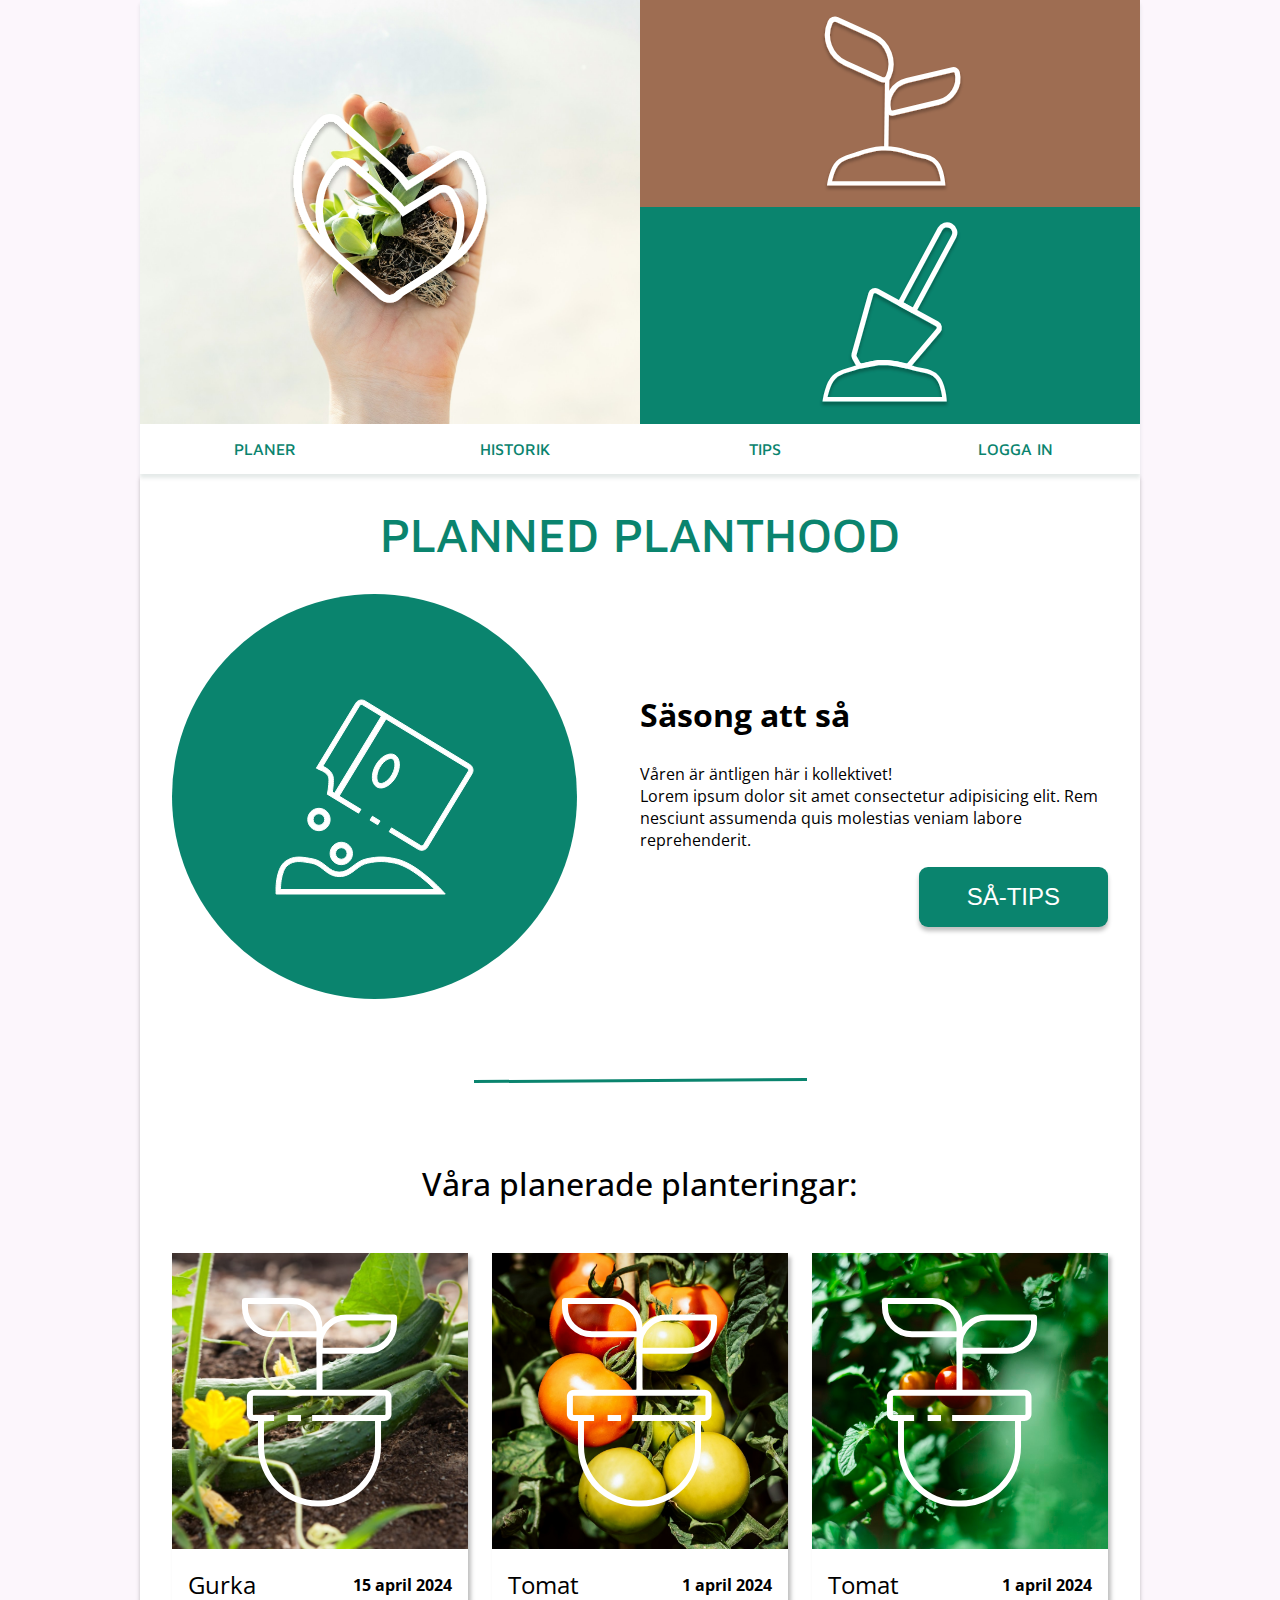
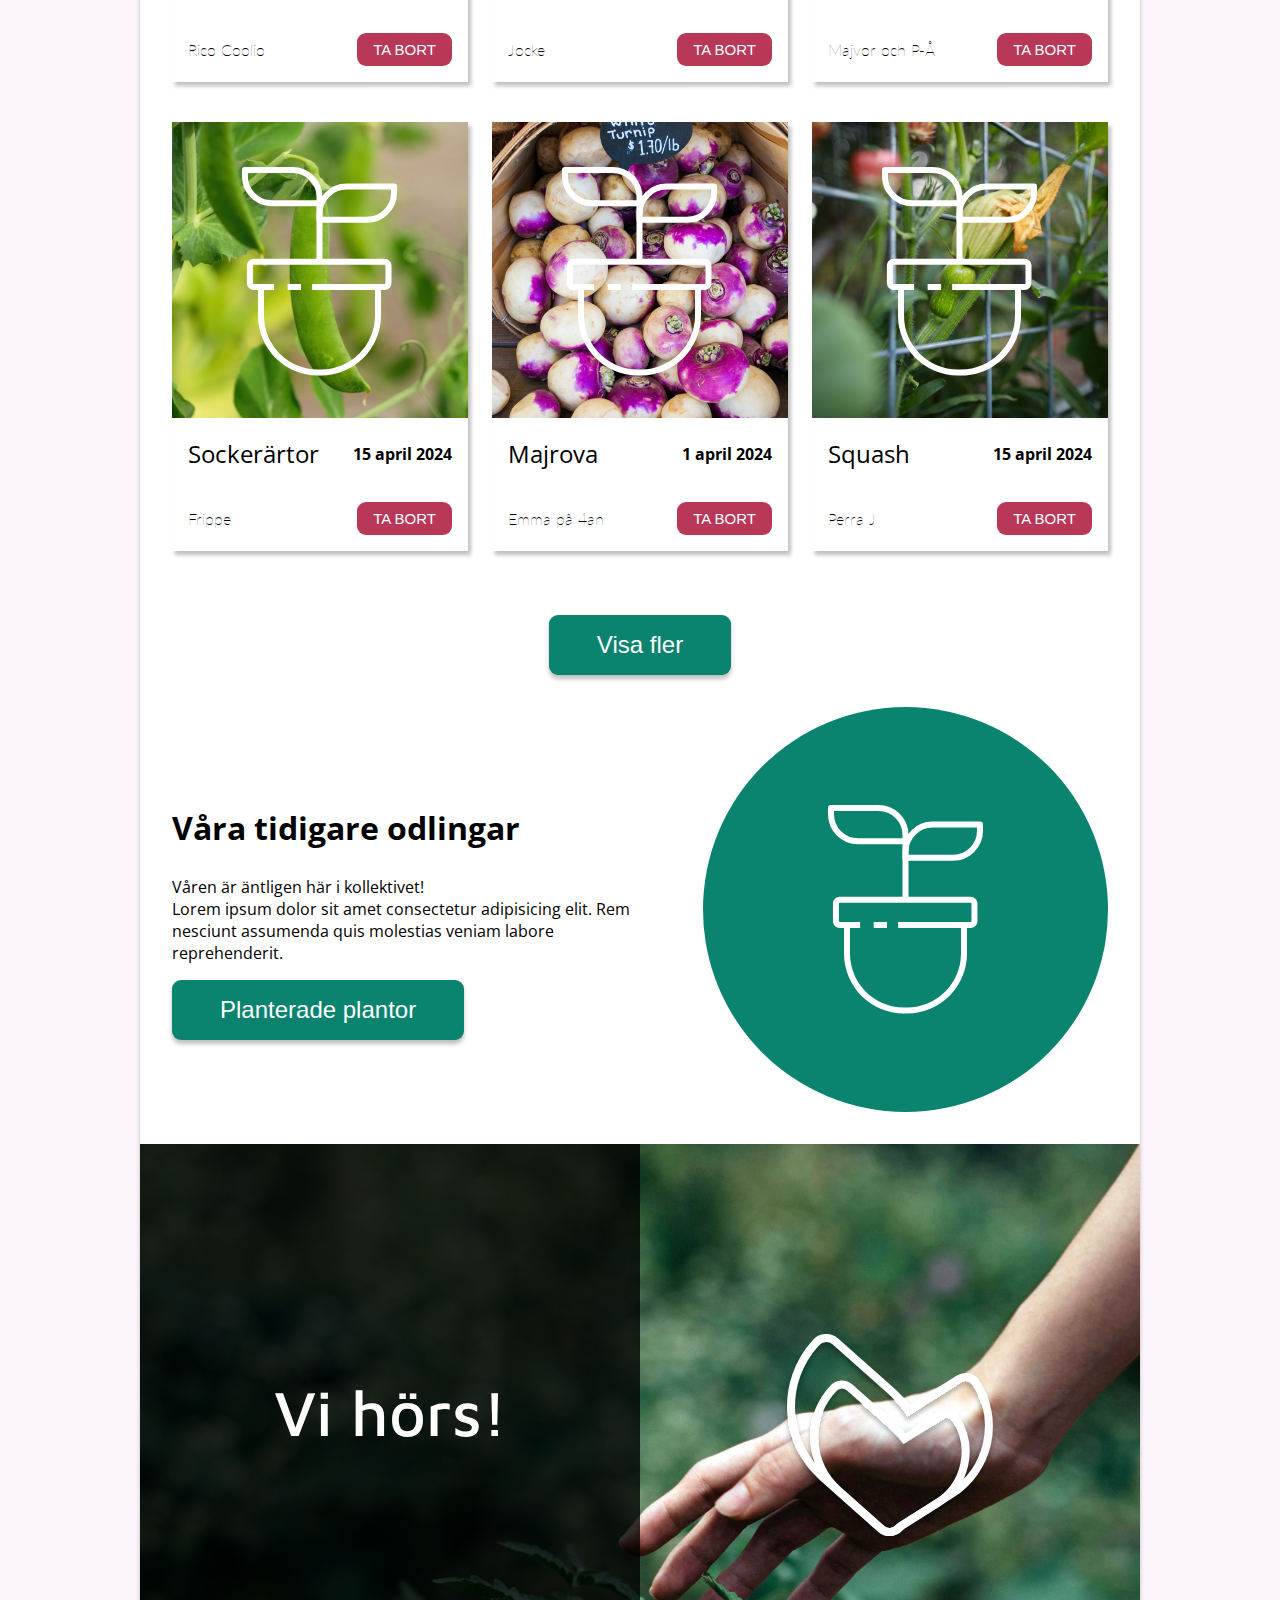
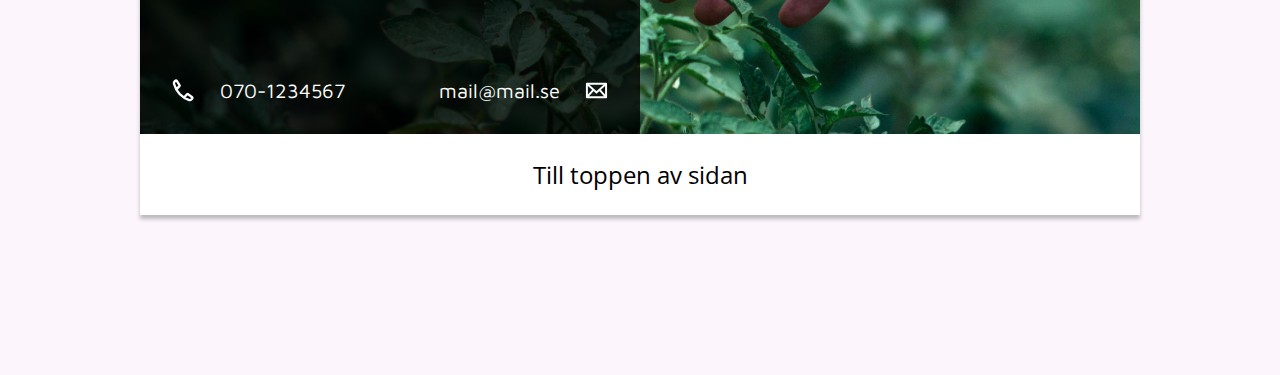
<file: index.html>
<!DOCTYPE html>
<html lang="en">
<head>
  <meta charset="UTF-8">
  <meta name="viewport" content="width=device-width, initial-scale=1.0">
  <title>Planned Planthood</title>
  <link rel="stylesheet" href="index.css">
  <link rel="stylesheet" href="small-screens.css" media="screen and (max-width: 999px)">
</head>
<body>
  <header class="index">
    <section class="logo">
      <button class="toggle"></button>
      <img src="./assets/Logo.svg" alt="Planned Planthood logo">
    </section>
    <section class="plant">
      <img src="./assets/seedling.svg" alt="Fröplanta">
    </section>
    <section class="dig">
      <img src="./assets/dig.svg" alt="Spade i jord">
    </section>
    <nav>
      <ul>
        <li><a href="#">Planer</a></li>
        <li><a href="#">Historik</a></li>
        <li><a href="#">Tips</a></li>
        <li><a href="#">Logga in</a></li>
      </ul>
    </nav>
  </header>
  <main>
    <h1>Planned Planthood</h1>
    <article class="season">
      <aside class="illustration">
        <img src="./assets/Vectorseedpackage.svg" alt="Så frön">
      </aside>
      <section>
        <h2>Säsong att så</h2>
        <p>Våren är äntligen här i kollektivet!<br>
          Lorem ipsum dolor sit amet consectetur adipisicing elit.
          Rem nesciunt assumenda quis molestias veniam labore reprehenderit.
        </p>
        <button>Så-tips</button>
      </section>
    </article>
    <article class="plantings divider">
      <h2>Våra planerade planteringar:</h2>
      <section class="plantings-grid">
        <article>
          <figure><img src="./assets/plant-01.jpeg" alt="Bild på gurka"></figure>
          <h3>Gurka</h3>
          <date>15 april 2024</date>
          <p>Rico Coolio</p>
          <button>Ta bort</button>
        </article>
        <article>
          <figure><img src="./assets/plant-02.jpeg" alt="Bild på tomat"></figure>
          <h3>Tomat</h3>
          <date>1 april 2024</date>
          <p>Jocke</p>
          <button>Ta bort</button>
        </article>
        <article>
          <figure><img src="./assets/plant-03.jpeg" alt="Bild på tomat"></figure>
          <h3>Tomat</h3>
          <date>1 april 2024</date>
          <p>Majvor och P-Å</p>
          <button>Ta bort</button>
        </article>
        <article>
          <figure><img src="./assets/plant-04.jpeg" alt="Bild på ärtor"></figure>
          <h3>Sockerärtor</h3>
          <date>15 april 2024</date>
          <p>Frippe</p>
          <button>Ta bort</button>
        </article>
        <article>
          <figure><img src="./assets/plant-05.jpeg" alt="Bild på majrovor"></figure>
          <h3>Majrova</h3>
          <date>1 april 2024</date>
          <p>Emma på 4an</p>
          <button>Ta bort</button>
        </article>
        <article>
          <figure><img src="./assets/plant-06.jpeg" alt="Bild på squash"></figure>
          <h3>Squash</h3>
          <date>15 april 2024</date>
          <p>Perra J</p>
          <button>Ta bort</button>
        </article>
      </section>
      <button>Visa fler</button>
    </article>
    <article class="history">
      <aside class="illustration">
        <img src="./assets/plant.svg" alt="Planta i kruka">
      </aside>
      <section>
        <h2>Våra tidigare odlingar</h2>
        <p>Våren är äntligen här i kollektivet!<br>
          Lorem ipsum dolor sit amet consectetur adipisicing elit.
          Rem nesciunt assumenda quis molestias veniam labore reprehenderit.
        </p>
        <button>Planterade plantor</button>
      </section>
    </article>
  </main>
  <footer>
    <section class="logo">
      <img src="./assets/Logo.svg" alt="Planned Planthood logo">
    </section>
    <section class="contact">
      <h1>Vi hörs!</h1>
      <p class="phone">070-1234567</p>
      <p class="email">mail@mail.se</p>
    </section>
    <nav>
      <a href="#">Till toppen av sidan</a>
    </nav>
  </footer>
  <script>
      document.querySelector('.toggle')
      .addEventListener('click', (e) => {
              document.querySelector('nav').classList.toggle('open')
      })
  </script>
</body>
</html>
</file>
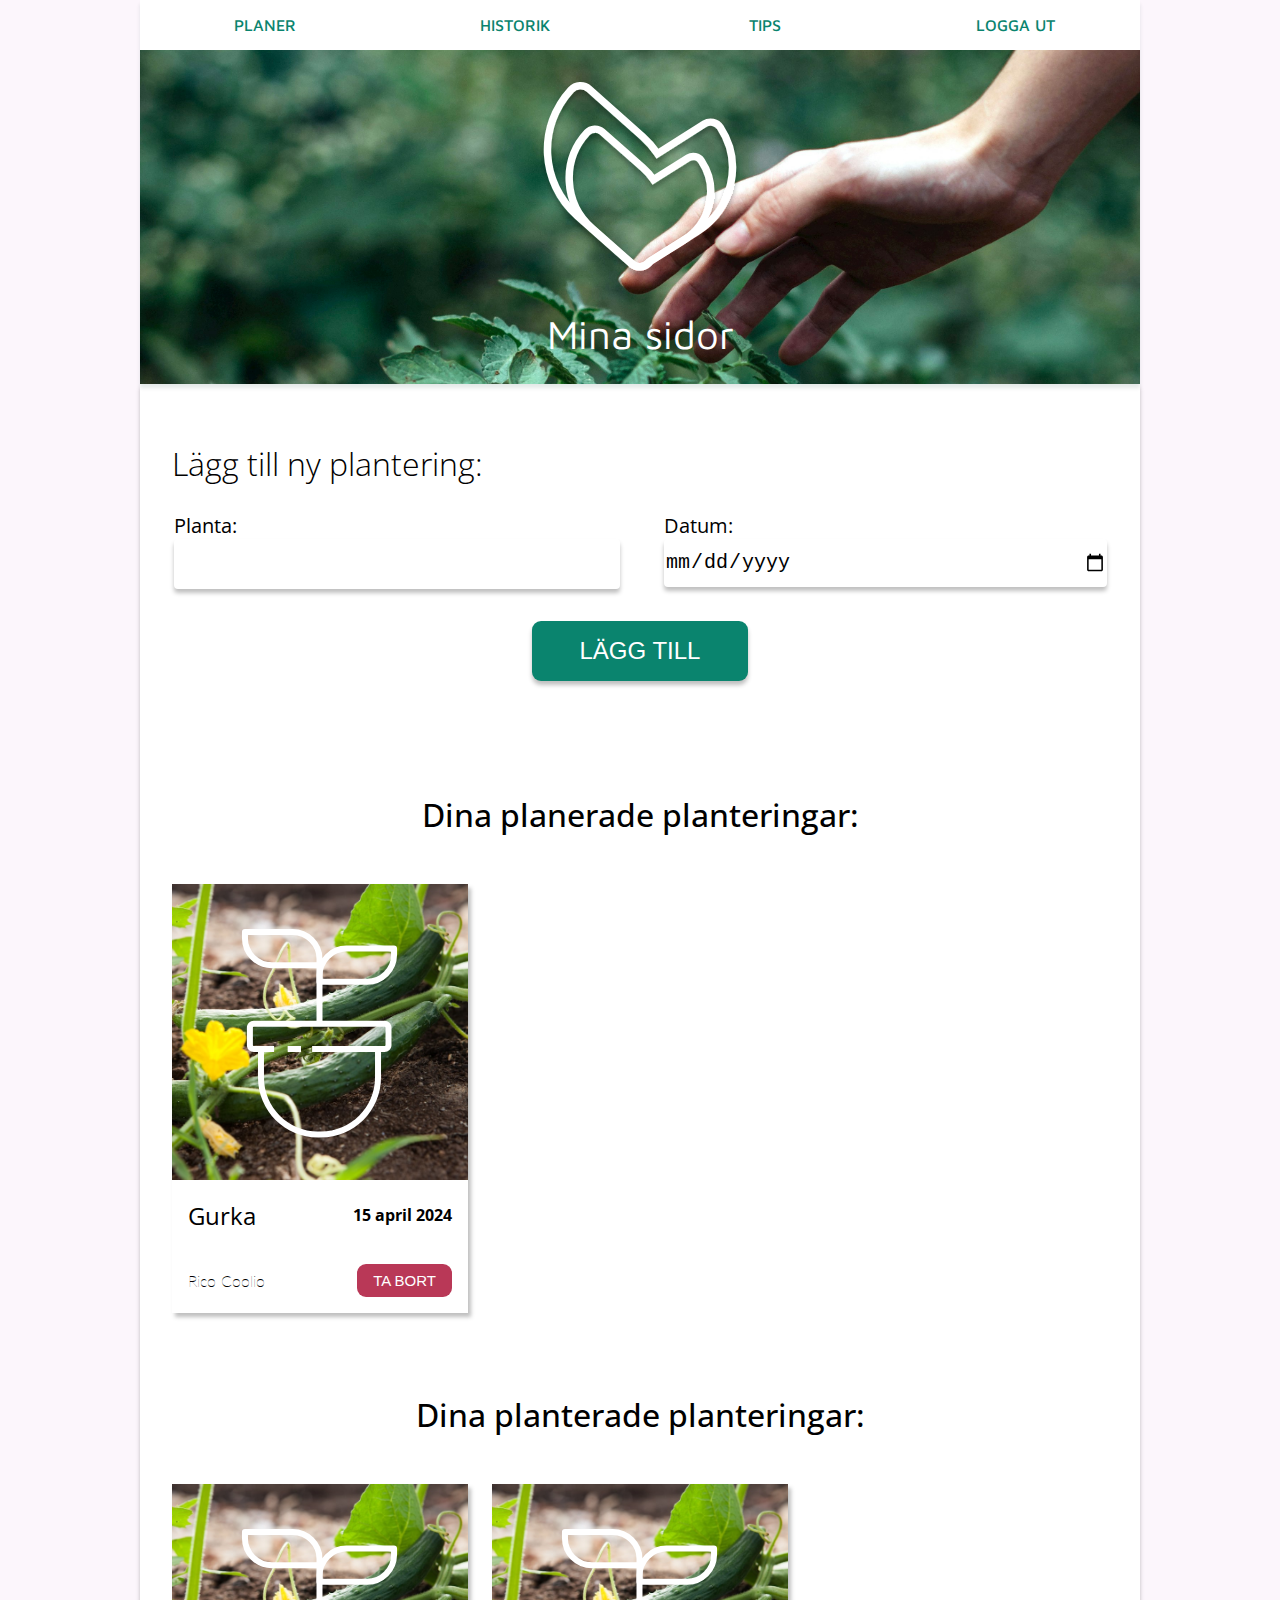
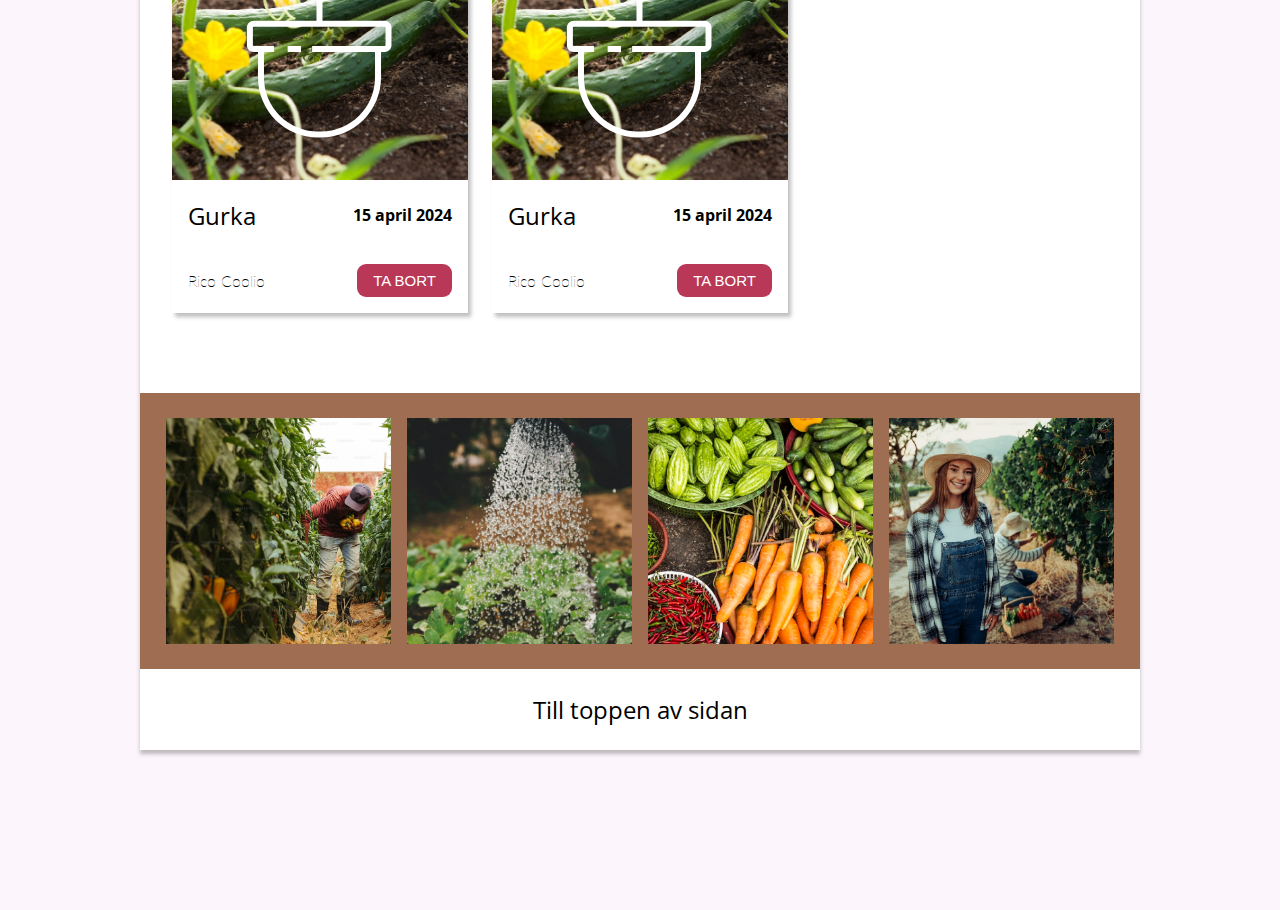
<file: my-plantings.html>
<!DOCTYPE html>
<html lang="en">
<head>
  <meta charset="UTF-8">
  <meta name="viewport" content="width=device-width, initial-scale=1.0">
  <title>Mina sidor - Planned Planthood</title>
  <link rel="stylesheet" href="index.css">
  <link rel="stylesheet" href="small-screens.css" media="screen and (max-width: 999px)">
</head>
<body>
  <header>
    <nav>
      <ul>
        <li><a href="#">Planer</a></li>
        <li><a href="#">Historik</a></li>
        <li><a href="#">Tips</a></li>
        <li><a href="#">Logga ut</a></li>
      </ul>
    </nav>
    <section class="logo">
      <button class="toggle"></button>
      <img src="./assets/Logo.svg" alt="Planned Planthood logo">
      <h1>Mina sidor</h1>
    </section>
  </header>
  <main>
    <article class="add-planting">
      <h2>Lägg till ny plantering:</h2>
      <fieldset>
        <div>
          <label for="plant">Planta:</label>
          <input name="plant" id="plant" type="text">
        </div>
        <div>
          <label for="date">Datum:</label>
          <input name="date" id="date" type="date">
        </div>
      </fieldset>
      <button>Lägg till</button>
    </article>
    <article class="plantings">
      <h2>Dina planerade planteringar:</h2>
      <section class="plantings-grid">
        <article>
          <figure><img src="./assets/plant-01.jpeg" alt="Bild på gurka"></figure>
          <h3>Gurka</h3>
          <date>15 april 2024</date>
          <p>Rico Coolio</p>
          <button>Ta bort</button>
        </article>
      </section>
    </article>
    <article class="plantings">
      <h2>Dina planterade planteringar:</h2>
      <section class="plantings-grid">
        <article>
          <figure><img src="./assets/plant-01.jpeg" alt="Bild på gurka"></figure>
          <h3>Gurka</h3>
          <date>15 april 2024</date>
          <p>Rico Coolio</p>
          <button>Ta bort</button>
        </article>
        <article>
          <figure><img src="./assets/plant-01.jpeg" alt="Bild på gurka"></figure>
          <h3>Gurka</h3>
          <date>15 april 2024</date>
          <p>Rico Coolio</p>
          <button>Ta bort</button>
        </article>
      </section>
    </article>
  </main>
  <footer>
    <section class="random">
      <img src="./assets/random-01.jpeg" alt="Odlingsbild">
      <img src="./assets/random-02.jpeg" alt="Odlingsbild">
      <img src="./assets/random-03.jpeg" alt="Odlingsbild">
      <img src="./assets/random-04.jpeg" alt="Odlingsbild">
    </section>
    <nav>
      <a href="#">Till toppen av sidan</a>
    </nav>
  </footer>
  <script>
      document.querySelector('.toggle')
      .addEventListener('click', (e) => {
              document.querySelector('nav').classList.toggle('open')
      })
  </script>
</body>
</html>
</file>
<file: index.css>
@import url("https://fonts.googleapis.com/css2?family=Inter:wght@100..900&family=Lato:ital,wght@0,100;0,300;0,400;0,700;0,900;1,100;1,300;1,400;1,700;1,900&family=Maven+Pro:wght@400..900&family=Open+Sans:ital,wght@0,300..800;1,300..800&display=swap");

:root {
    --color-green: #0A846E;
    --color-brown: #9E6D52;
    --color-red: #B93857;
    --color-transparent-black: rgba(0, 0, 0, 0.79);

    --font-family-open-sans: 'Open Sans', 'Trebuchet MS', 'Lucida Sans Unicode', 'Lucida Grande', 'Lucida Sans', Arial, sans-serif;
    --font-family-maven-pro: 'Maven Pro', Arial, Helvetica, sans-serif;
    --font-family-lato: 'Lato', Arial, Helvetica, sans-serif;
}

body {
    margin: 0;
    font-family: var(--font-family-open-sans);
    background-color: #FCF6FC;
    display: grid;
    justify-content: center;
}

header, main, footer {
    width: 1000px;
    box-shadow: 0px 4px 4px rgba(0, 0, 0, 0.25);
}

header {
    display: grid;
    grid-template-columns: 1fr;
    box-shadow: 0px 4px 4px rgba(3, 56, 47, 0.11);
    z-index: 100;
    font-family: var(--font-family-maven-pro);
    font-weight: 500;

    & section.logo {
        background-image: url('./assets/potatoes-bg.jpeg');
        background-size: cover;
        background-position: center;
        background-color: rgba(0, 0, 0, 0.20);
        display: grid;
        align-items: center;
        justify-content: center;

        & .toggle {
            display: none;
        }

        & h1 {
            color: white;
            font-size: 40px;
            font-weight: 300;
            text-align: center;
            margin-top: 0;
        }

        & img {
            margin: 2rem;
            height: 196px;
        }
    }

    & nav {
        text-align: center;
        text-transform: uppercase;
        background-color: white;

        & ul {
            display: grid;
            grid-template-columns: 1fr 1fr 1fr 1fr;
            margin: 0;
            padding: 0;

            & li {
                list-style-type: none;

                & a {
                    display: block;
                    padding: 1rem;
                    text-decoration: none;
                    color: var(--color-green);

                    &:hover {
                        background-color: var(--color-green);
                        color: white;
                    }
                }
            }
        }
    }
}

header.index {
    grid-template-columns: 1fr 1fr;

    & section.logo {
        grid-row-start: 1;
        grid-row-end: 3;
        background-image: url('./assets/header-bg.jpg');
    }

    & section.plant {
        background-color: var(--color-brown);
        display: grid;
        align-items: center;
        justify-content: center;

        & img {
            height: 86%;
        }
    }

    & section.dig {
        background-color: var(--color-green);
        display: grid;
        align-items: center;
        justify-content: center;

        & img {
            height: 86%;
        }
    }

    & nav {
        grid-column-start: 1;
        grid-column-end: 3;
    }
}

main {
    background-color: white;

    &> * {
        margin: 2rem;
    }

    & h1 {
        color: var(--color-green);
        text-transform: uppercase;
        font-family: var(--font-family-maven-pro);
        font-weight: 500;
        font-size: 48px;
        text-align: center;
    }

    & h2 {
        font-size: 32px;
    }

    & button {
        border: none;
        border-radius: 9px;
        color: white;
        background-color: var(--color-green);
        padding: 1rem 3rem;
        font-size: 24px;
        box-shadow: 0px 4px 4px rgba(0, 0, 0, 0.25);
    }

    & article.season, article.history {
        display: grid;
        grid-template-columns: 1fr 1fr;
        align-items: center;
    }

    & article.season button {
        float: right;
        text-transform: uppercase;
    }

    & article.history {
        direction: rtl;

        & * {
            direction: ltr;
        }
    }
}

aside.illustration {
    background-color: var(--color-green);
    border: none;
    border-radius: 100%;
    aspect-ratio: 1;
    display: grid;
    align-items: center;
    justify-content: center;
    width: 405px;
}

footer {
    display: grid;
    grid-template-columns: 1fr 1fr;
    background-image: url('./assets/potatoes-bg.jpeg');
    background-size: cover;
    background-position: center;
    margin-bottom: 10rem;

    & section.contact {
        height: 590px;
        grid-column-start: 1;
        grid-column-end: 2;
        grid-row-start: 1;
        color: white;
        background-color: var(--color-transparent-black);

        display: grid;
        grid-template-columns: 1fr 1fr;
        grid-template-rows: 1fr auto;
        font-family: var(--font-family-maven-pro);

        & h1 {
            font-size: 64px;
            font-weight: 500;
            text-align: center;
            grid-column-start: 1;
            grid-column-end: 3;
            align-self: center;
        }

        & p {
            font-size: 20px;
            background-repeat: no-repeat;
            align-self: center;
            margin-top: auto;
            margin-bottom: 2rem;
            background-size: contain;

            &.phone {
                text-align: left;
                background-image: url('./assets/phone.svg');
                background-position: left 2rem center;
                padding-left: 5rem;
            }

            &.email {
                text-align: right;
                background-image: url('./assets/envelope.svg');
                background-position: right 2rem center;
                padding-right: 5rem;
            }
        }
    }

    & section.logo {
        grid-column-start: 2;
        grid-column-end: 3;
        display: grid;
        align-items: center;
        justify-content: center;
    }

    & nav {
        grid-column-start: 1;
        grid-column-end: 3;
        text-align: center;
        background-color: white;

        & a {
            display: block;
            color: black;
            text-decoration: none;
            font-size: 24px;
            width: 100%;
            padding: 1.5rem 0;

            &:hover {
                background-color: rgb(233, 233, 233);
            }
        }
    }

    & .random {
        grid-column-start: 1;
        grid-column-end: 3;
        background-color: var(--color-brown);
        display: grid;
        grid-template-columns: 1fr 1fr 1fr 1fr;
        gap: 1rem;
        padding: 1.6rem;

        & img {
            object-fit: cover;
            width: 100%;
            aspect-ratio: 1;
        }
    }
}

.add-planting {
    display: grid;
    margin-bottom: 7rem;

    & h2 {
        font-family: var(--font-family-open-sans);
        font-weight: 200;
    }

    & fieldset {
        border: none;
        display: grid;
        grid-template-columns: 1fr 1fr;
        padding: 0;
        gap: 3rem;

        & label {
            font-size: 20px;
        }

        & input {
            box-shadow: 0px 4px 4px rgba(0, 0, 0, 0.25);
            border: none;
            border-radius: 4px;
            width: 100%;
            height: 3rem;
            font-size: 20px;
        }
    }

    & button {
        margin-top: 2rem;
        justify-self: center;
        text-transform: uppercase;
    }
}

.plantings {
    text-align: center;

    & h2 {
        font-weight: 500;
        text-align: center;
        margin: 0;
    }
}

.divider {
    &:before {
        content: "";
        display: block;
        background-color: var(--color-green);
        height: 3px;
        width: 333px;
        transform: rotateZ(-0.38deg);
        margin: 5rem auto;
    }
}

.plantings-grid {
    display: grid;
    grid-template-columns: 1fr 1fr 1fr;
    justify-content: center;
    padding: 3rem 0;
    font-size: 0.7rem;
    gap: 2.5rem 1.5rem;
    margin-bottom: 1rem;
    text-align: left;

    & article {
        position: relative;
        color: black;
        background-color: white;
        box-shadow: 3px 4px 4px rgba(0, 0, 0, 0.25);
        display: grid;
        grid-template-columns: 1fr 1fr;
        align-items: center;
        justify-content: center;

        & figure {
            grid-column-start: 1;
            grid-column-end: 3;
            position: relative;
            width: 100%;
            margin: 0;
            padding: 0;

            & img {
                object-fit: cover;
                width: 100%;
                aspect-ratio: 1;
            }

            &:after {
                content: "";
                position: absolute;
                top: 0;
                left: 0;
                height: 100%;
                width: 100%;
                background-image: url('./assets/plant.svg');
                background-size: 70% 70%;
                background-repeat: no-repeat;
                background-position: center;
            }
        }

        & h3, date, p, button {
            margin: 1rem;
        }

        & h3 {
            font-size: 24px;
            font-weight: normal;
        }

        & date {
            justify-self: right;
            font-size: 16px;
            font-weight: bold;
        }

        & p {
            font-family: var(--font-family-lato);
            font-size: 16px;
            font-weight: lighter;
        }

        & button {
            box-shadow: none;
            justify-self: right;
            width: fit-content;
            height: fit-content;
            background-color: var(--color-red);
            font-size: 15px;
            text-transform: uppercase;
            padding: 0.5rem 1rem;
        }
    }
}
</file>
<file: small-screens.css>
header, main, footer {
    width: 100vw;
    overflow: hidden;
}

main, footer {
    box-shadow: none;
}

header {
    position: relative;

    & section.logo {
        grid-column-start: 1;
        grid-column-end: 3;
        position: relative;

        & .toggle {
            position: absolute;
            display: block;
            width: 40px;
            height: 30px;
            right: 13px;
            top: 13px;
            background: none;
            background-image: url('./assets/menu-icon.svg');
            background-size: cover;
            background-position: center;
            border: none;
        }
    }

    & nav {
        display: none;

        &.open {
            display: block;
        }

        & ul {
            position: absolute;
            grid-template-columns: 1fr;
            z-index: 500;
            top: 56px;
            right: 0px;
            width: 100%;
            background-color: white;
        }
    }
}

header.index {
    & section {
        aspect-ratio: 1;
    }

    & section.logo {
        grid-column-start: 1;
        grid-column-end: 3;
    }
}

main {
    padding-bottom: 5rem;

    &> * {
        margin: 1rem;
    }

    & h1 {
        font-family: var(--font-family-maven-pro);
        font-size: 24px;
        margin-top: 2rem;
    }

    & h2 {
        font-size: 16px;
        text-align: center;
    }

    & p {
        font-size: 14px;
        text-align: center;
    }

    & button {
        padding: 0.6rem 1.5rem;
        font-size: 16px;
        box-shadow: 0px 4px 4px rgba(0, 0, 0, 0.25);
    }

    & article.season, article.history {
        display: grid;
        grid-template-columns: 1fr;
        align-items: center;
        justify-content: center;
        text-align: center;

        & aside.illustration {
            grid-row-start: 2;
            width: auto;
            margin: 2rem 4rem;

            & img {
                width: auto;
            }
        }
    }

    & article.plantings button {
        text-transform: uppercase;
    }

    & article.season button {
        float: none;
        text-transform: uppercase;
    }

    & article.history {
        direction: ltr;

        & aside.illustration {
            grid-row-start: auto;
        }
    }
}

footer {
    grid-template-columns: 1fr;
    margin-bottom: 0;

    & section.contact {
        height: auto;
        width: 100%;
        aspect-ratio: 1;
        grid-column-start: auto;
        grid-column-end: auto;
        grid-row-start: auto;

        & h1 {
            font-size: 32px;
        }

        & p {
            font-size: 12px;
            margin-bottom: 1rem;

            &.phone {
                background-position: left 1rem center;
                background-size: 1rem;
                padding-left: 2.5rem;
            }

            &.email {
                background-position: right 1rem center;
                background-size: 1rem;
                padding-right: 2.5rem;
            }
        }
    }

    & section.logo {
        grid-column-start: auto;
        grid-column-end: auto;
        aspect-ratio: 1;
    }

    & nav {
        grid-column-start: auto;
        grid-column-end: auto;
        text-align: center;

        & a {
            font-size: 12px;
            padding: 1rem 0;
        }
    }

    & .random {
        grid-template-columns: 1fr 1fr;
        gap: 0.8rem;
        padding: 1rem;

        & img {
            aspect-ratio: 2;
        }
    }
}

.add-planting {
    display: grid;
    margin-bottom: 7rem;

    & h2 {
        font-size: 24px;
    }

    & fieldset {
        grid-template-columns: 1fr;
        gap: 1rem;

        & label {
            font-size: 12px;
        }

        & input {
            height: 2rem;
            font-size: 12px;
        }
    }

    & button {
        margin-top: 2rem;
        justify-self: center;
        text-transform: uppercase;
    }
}

.plantings {
    text-align: center;

    & h2 {
        font-size: 16px;
    }
}

.divider {
    &:before {
        height: 3px;
        width: 202px;
        transform: rotateZ(-0.28deg);
        margin: 1rem auto 3rem auto;
    }
}

.plantings-grid {
    grid-template-columns: 1fr 1fr;
    padding: 1rem 0;
    font-size: 0.7rem;
    gap: 1rem;

    & article {
        & figure {
            &:after {
                background-image: url('./assets/plant-small.svg');
                background-size: 60% 60%;
            }
        }

        & h3, date, p, button {
            margin: 0.5rem;
        }

        & h3 {
            font-family: var(--font-family-lato);
            font-size: 14px;
            font-weight: normal;
        }

        & date {
            justify-self: right;
            font-size: 10px;
            font-weight: bold;
        }

        & p {
            font-size: 10px;
            font-weight: lighter;
            text-align: left;
        }

        & button {
            background-image: url('./assets/trash-red.svg');
            background-repeat: no-repeat;
            background-position: center;
            background-size: 16px;
            width: 16px;
            height: 16px;
            background-color: rgba(0, 0, 0, 0);
            color: rgba(0, 0, 0, 0);
            padding: 1rem 1rem;
        }
    }
}
</file>
